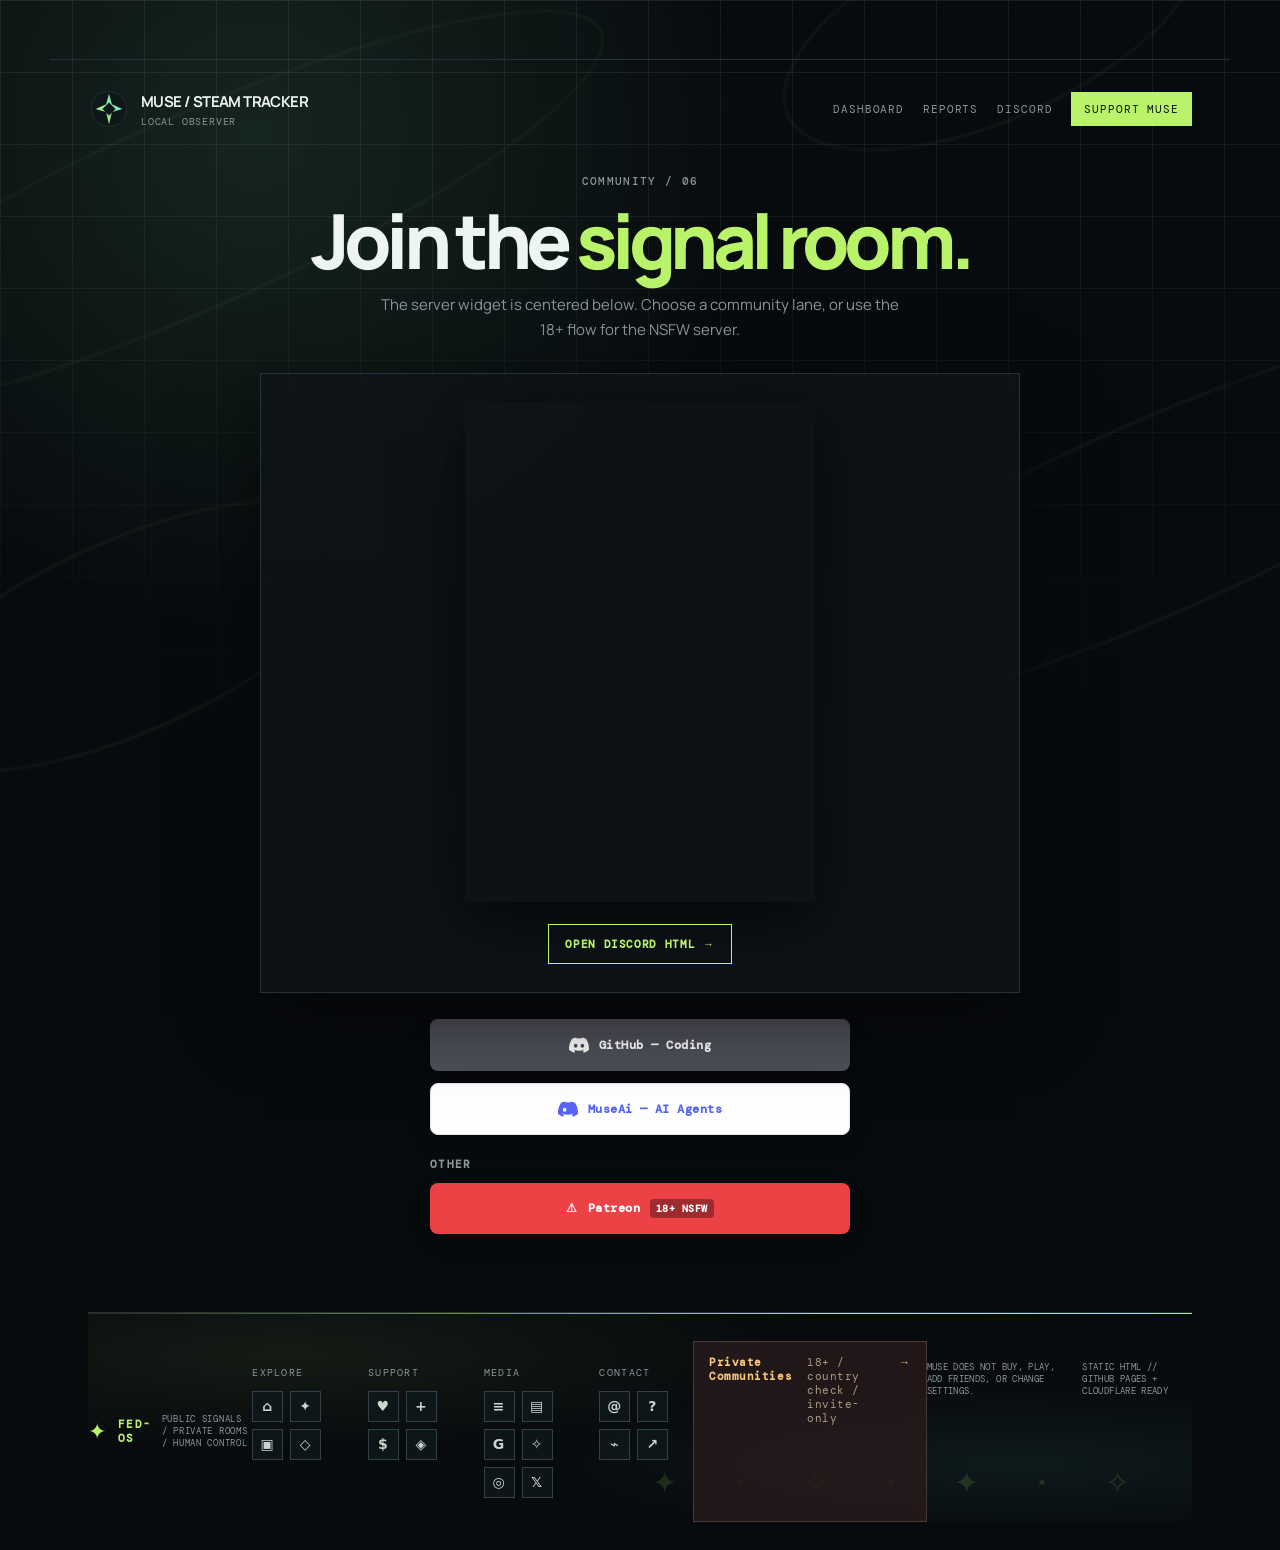
<file: discord.html>
<!doctype html>
<html lang="en">
<head>
<meta charset="utf-8">
<meta name="viewport" content="width=device-width, initial-scale=1">
<link rel="icon" type="image/svg+xml" href="favicon.svg">
<title>Discord Servers | Muse</title>
<link rel="stylesheet" href="styles.css">
<style>
  .discord-wrap{max-width:760px;margin:0 auto;text-align:center}
  .discord-title{font-size:clamp(42px,7vw,76px);letter-spacing:-.075em;line-height:.92;margin:18px 0 16px}
  .discord-title span{color:var(--acid)}
  .discord-widget{display:flex;flex-direction:column;align-items:center;gap:22px;margin:30px auto 0;padding:28px;background:var(--panel);border:1px solid var(--line);backdrop-filter:blur(16px);box-shadow:0 24px 70px #0008}
  .discord-widget iframe{width:350px;max-width:100%;height:500px;border:0;box-shadow:0 18px 55px #0009}
  .server-buttons{display:flex;flex-direction:column;gap:12px;width:min(100%,420px);margin:26px auto 0}
  .server-btn{display:flex;align-items:center;justify-content:center;gap:10px;width:100%;padding:15px 18px;border-radius:8px;font:700 12px 'DM Mono';letter-spacing:.04em;text-decoration:none;border:1px solid transparent;box-shadow:0 8px 22px #0005;transition:transform .18s,box-shadow .18s,background .18s}
  .server-btn:hover{transform:translateY(-3px);box-shadow:0 14px 30px #0008}
  .server-btn:focus-visible{outline:2px solid #fff;outline-offset:3px}
  .server-btn svg{width:20px;height:20px;fill:currentColor}
  .server-btn.github{background:#4e5058;color:#fff}
  .server-btn.github:hover{background:#3c3e44}
  .server-btn.museai{background:#fff;color:#5865f2;border-color:#dfe2e7}
  .server-btn.museai:hover{background:#edeffd}
  .server-btn.nsfw{background:#ed4245;color:#fff}
  .server-btn.nsfw:hover{background:#c93b3e}
  .server-btn .tag{font-size:10px;padding:3px 6px;border-radius:4px;background:#0005}
  .section-label{align-self:flex-start;margin:10px 0 0;font:700 11px 'DM Mono';letter-spacing:.12em;color:var(--muted)}
  .age-gate{width:min(92vw,430px);border:1px solid #4e5058;border-radius:12px;background:#2b2d31;color:#f2f3f5;padding:28px;box-shadow:0 24px 70px #000a}
  .age-gate::backdrop{background:#000b;backdrop-filter:blur(5px)}
  .age-gate h2{margin:0 0 10px;font-size:22px}
  .age-gate p{color:#c4c7ce;line-height:1.55;font-size:14px}
  .verify{display:flex;gap:10px;align-items:flex-start;text-align:left;padding:13px;border:1px solid #4e5058;border-radius:8px;background:#1e1f22;color:#dbdee1;font-size:13px;line-height:1.45;margin:18px 0}
  .verify input{width:18px;height:18px;accent-color:#ed4245;flex:none;margin-top:1px}
  .gate-actions{display:flex;flex-direction:column;gap:9px}
  .gate-btn{font:700 12px 'DM Mono';padding:13px;border-radius:8px;border:1px solid transparent;cursor:pointer}
  .gate-btn.confirm{background:#ed4245;color:#fff}.gate-btn.confirm:disabled{opacity:.45;cursor:not-allowed}
  .gate-btn.cancel{background:transparent;color:#c4c7ce;border-color:#4e5058}
  .nsfw-message{display:none;margin:22px auto 0;padding:18px;border:1px solid #ed4245;background:#2a1f20;color:#f2f3f5;line-height:1.55;font-size:13px}
  .nsfw-message.show{display:block;animation:rise .35s ease both}
  .nsfw-message a{color:#fff;font-weight:800}
  @keyframes rise{from{opacity:0;transform:translateY(10px)}to{opacity:1;transform:none}}
  @media (prefers-reduced-motion:reduce){.server-btn:hover{transform:none}.nsfw-message.show{animation:none}}
</style>
</head>
<body>
<div class="ambient"><i></i><i></i><i></i><i></i><i></i></div>
<main class="shell">
  <div class="ticker"><div class="ticker-track">✦ MUSE SIGNAL ROOM &nbsp; / &nbsp; COMMUNITY LINKS &nbsp; / &nbsp; RESPECT THE GATES &nbsp; / &nbsp; NO DIRECT NSFW INVITES &nbsp; / &nbsp; ✦ MUSE SIGNAL ROOM &nbsp; / &nbsp;</div></div>
  <header>
    <a class="brand" href="index.html"><img src="brand-mark.svg" alt="Muse symbol"><span><strong>MUSE / STEAM TRACKER</strong><small>LOCAL OBSERVER</small></span></a>
    <nav class="nav"><a href="index.html">DASHBOARD</a><a href="reports.html">REPORTS</a><a href="discord.html">DISCORD</a><a class="nav-cta" href="payments.html">SUPPORT MUSE</a></nav>
  </header>
  <section class="discord-wrap">
    <p class="eyebrow">COMMUNITY / 06</p>
    <h1 class="discord-title">Join the <span>signal room.</span></h1>
    <p class="lede" style="margin:0 auto">The server widget is centered below. Choose a community lane, or use the 18+ flow for the NSFW server.</p>
    <section class="discord-widget">
      <iframe src="https://discord.com/widget?id=1400235929154879490&theme=dark" title="Muse Discord community" allowtransparency="true" frameborder="0" sandbox="allow-popups allow-popups-to-escape-sandbox allow-same-origin allow-scripts"></iframe>
      <a class="button ghost" href="https://discord.com/" target="_blank" rel="noopener noreferrer">OPEN DISCORD HTML →</a>
    </section>
    <div class="server-buttons">
      <a class="server-btn github" href="https://discord.com/invite/Jm4XStx4Pf" target="_blank" rel="noopener noreferrer"><svg viewBox="0 0 24 24" aria-hidden="true"><path d="M20.3 4.37a19.8 19.8 0 0 0-4.88-1.52.08.08 0 0 0-.08.04c-.21.38-.44.86-.61 1.25a18.3 18.3 0 0 0-5.49 0 12.6 12.6 0 0 0-.62-1.25.08.08 0 0 0-.08-.04A19.7 19.7 0 0 0 3.68 4.37C.53 9.05-.32 13.58.1 18.06a.08.08 0 0 0 .03.06 19.9 19.9 0 0 0 5.99 3.03.08.08 0 0 0 .08-.03c.46-.63.87-1.3 1.23-1.99a.08.08 0 0 0-.04-.11 13.1 13.1 0 0 1-1.87-.89.08.08 0 0 1-.01-.13c.13-.09.25-.19.37-.29a.07.07 0 0 1 .08-.01c3.93 1.79 8.18 1.79 12.06 0a.07.07 0 0 1 .08.01c.12.1.25.2.37.29a.08.08 0 0 1-.01.13c-.6.35-1.23.65-1.87.89a.08.08 0 0 0-.04.11c.36.7.77 1.36 1.23 1.99a.08.08 0 0 0 .08.03 19.8 19.8 0 0 0 6-3.03.08.08 0 0 0 .03-.05c.5-5.18-.84-9.67-3.55-13.66a.06.06 0 0 0-.03-.03ZM8.02 15.33c-1.18 0-2.16-1.08-2.16-2.42s.96-2.42 2.16-2.42c1.21 0 2.18 1.1 2.16 2.42 0 1.33-.96 2.42-2.16 2.42Zm7.98 0c-1.18 0-2.16-1.08-2.16-2.42s.96-2.42 2.16-2.42c1.21 0 2.18 1.1 2.16 2.42 0 1.33-.95 2.42-2.16 2.42Z"/></svg>GitHub — Coding</a>
      <a class="server-btn museai" href="https://discord.com/invite/dPPdvYys2a" target="_blank" rel="noopener noreferrer"><svg viewBox="0 0 24 24" aria-hidden="true"><path d="M20.3 4.37a19.8 19.8 0 0 0-4.88-1.52.08.08 0 0 0-.08.04c-.21.38-.44.86-.61 1.25a18.3 18.3 0 0 0-5.49 0 12.6 12.6 0 0 0-.62-1.25.08.08 0 0 0-.08-.04A19.7 19.7 0 0 0 3.68 4.37C.53 9.05-.32 13.58.1 18.06a.08.08 0 0 0 .03.06 19.9 19.9 0 0 0 5.99 3.03.08.08 0 0 0 .08-.03c.46-.63.87-1.3 1.23-1.99a.08.08 0 0 0-.04-.11 13.1 13.1 0 0 1-1.87-.89.08.08 0 0 1-.01-.13c.13-.09.25-.19.37-.29a.07.07 0 0 1 .08-.01c3.93 1.79 8.18 1.79 12.06 0a.07.07 0 0 1 .08.01c.12.1.25.2.37.29a.08.08 0 0 1-.01.13c-.6.35-1.23.65-1.87.89a.08.08 0 0 0-.04.11c.36.7.77 1.36 1.23 1.99a.08.08 0 0 0 .08.03 19.8 19.8 0 0 0 6-3.03.08.08 0 0 0 .03-.05c.5-5.18-.84-9.67-3.55-13.66a.06.06 0 0 0-.03-.03ZM8.02 15.33c-1.18 0-2.16-1.08-2.16-2.42s.96-2.42 2.16-2.42c1.21 0 2.18 1.1 2.16 2.42 0 1.33-.96 2.42-2.16 2.42Zm7.98 0c-1.18 0-2.16-1.08-2.42 2.16 0 1.33-.96 2.42-2.16 2.42Z"/></svg>MuseAi — AI Agents</a>
      <p class="section-label">OTHER</p>
      <button class="server-btn nsfw" id="nsfwBtn" type="button"><span aria-hidden="true">⚠</span>Patreon <span class="tag">18+ NSFW</span></button>
    </div>
    <div id="nsfwMessage" class="nsfw-message" role="status" aria-live="polite">Thanks for confirming. To request the NSFW Discord redirect, email <a href="mailto:museai@fedpromptly.com?subject=NSFW%20Discord%20redirect%20request">museai@fedpromptly.com</a>. The NSFW invite is not exposed or opened directly from this page.</div>
  </section>
  <footer class="site-footer">
  <div class="footer-glow"></div>
  <div class="footer-topline"><span class="footer-mark">✦</span><strong>FED-OS</strong><span class="footer-pulse">PUBLIC SIGNALS / PRIVATE ROOMS / HUMAN CONTROL</span></div>
  <div class="footer-grid">
    <section><h3>Explore</h3><div class="footer-icons">
      <a href="https://www.fedpromptly.org" target="_blank" rel="noopener" aria-label="Explore the FED-OS ecosystem" title="Ecosystem">⌂</a>
      <a href="https://www.fedpromptly.com/aid" target="_blank" rel="noopener" aria-label="Join FED-OS membership" title="Membership">✦</a>
      <a href="https://www.jabburr.com/fed-os" target="_blank" rel="noopener" aria-label="Open FED-OS storefront" title="Store">▣</a>
      <a href="https://whop.com/fedpromptly/" target="_blank" rel="noopener" aria-label="Open Whop products" title="Whop">◇</a>
    </div></section>
    <section><h3>Support</h3><div class="footer-icons">
      <a href="https://www.patreon.com/c/FEDpromptly" target="_blank" rel="noopener" aria-label="Supporters on Patreon" title="Patreon">♥</a>
      <a href="https://buymeacoffee.com/fedpromptly" target="_blank" rel="noopener" aria-label="Tips and donations" title="Tips">+</a>
      <a href="payments.html" aria-label="Support Muse payment options" title="Payments">$</a>
      <a href="https://discord.gg/Jm4XStx4Pf" target="_blank" rel="noopener" aria-label="Developers Discord" title="Developers">◈</a>
    </div></section>
    <section><h3>Media</h3><div class="footer-icons">
      <a href="https://substack.com/@fedpromptly" target="_blank" rel="noopener" aria-label="Articles" title="Articles">≡</a>
      <a href="https://fedpromptly.wordpress.com/" target="_blank" rel="noopener" aria-label="Blog" title="Blog">▤</a>
      <a href="https://gitfed.substack.com/" target="_blank" rel="noopener" aria-label="GitFed Blog" title="GitFed Blog">G</a>
      <a href="https://www.deviantart.com/fedpromptly" target="_blank" rel="noopener" aria-label="Artwork" title="Artwork">✧</a>
      <a href="https://bsky.app/profile/fed-os.bsky.social" target="_blank" rel="noopener" aria-label="Bluesky" title="Bluesky">◎</a>
      <a href="https://x.com/Fedpromptly" target="_blank" rel="noopener" aria-label="Advertisement and X" title="X">𝕏</a>
    </div></section>
    <section><h3>Contact</h3><div class="footer-icons">
      <a href="mailto:contact@fedpromptly.com" aria-label="General contact" title="General">@</a>
      <a href="mailto:support@fedpromptly.com" aria-label="Support contact" title="Support">?</a>
      <a href="mailto:business@fedpromptly.com" aria-label="Business contact" title="Business">⌁</a>
      <a href="mailto:careers@fedpromptly.com" aria-label="Careers contact" title="Careers">↗</a>
    </div></section>
  </div>
  <div class="footer-private"><a href="private-communities.html">Private Communities <span>18+ / country check / invite-only</span> →</a></div>
  <div class="footer-bottom"><span>MUSE DOES NOT BUY, PLAY, ADD FRIENDS, OR CHANGE SETTINGS.</span><span>STATIC HTML // GITHUB PAGES + CLOUDFLARE READY</span></div>
</footer>
</main>
<dialog id="ageGate" class="age-gate">
  <h2>Age Verification Required</h2>
  <p>The Patreon server contains <strong>adult (18+ / NSFW)</strong> content. To continue, confirm that you are of legal age in your country.</p>
  <label class="verify"><input type="checkbox" id="ageCheck"><span>I confirm that I am 18 years or older and consent to viewing adult content.</span></label>
  <div class="gate-actions"><button type="button" class="gate-btn confirm" id="ageConfirm" disabled>SHOW EMAIL REQUEST</button><button type="button" class="gate-btn cancel" id="ageCancel">CANCEL</button></div>
</dialog>
<script>
const gate=document.getElementById('ageGate');const nsfwBtn=document.getElementById('nsfwBtn');const ageCheck=document.getElementById('ageCheck');const ageConfirm=document.getElementById('ageConfirm');const ageCancel=document.getElementById('ageCancel');const message=document.getElementById('nsfwMessage');
nsfwBtn.addEventListener('click',()=>{ageCheck.checked=false;ageConfirm.disabled=true;gate.showModal()});
ageCheck.addEventListener('change',()=>{ageConfirm.disabled=!ageCheck.checked});
ageConfirm.addEventListener('click',()=>{if(!ageCheck.checked)return;gate.close();message.classList.add('show');message.scrollIntoView({behavior:'smooth',block:'center'})});
ageCancel.addEventListener('click',()=>gate.close());
gate.addEventListener('click',e=>{if(e.target===gate)gate.close()});
</script>
</body>
</html>
</file>
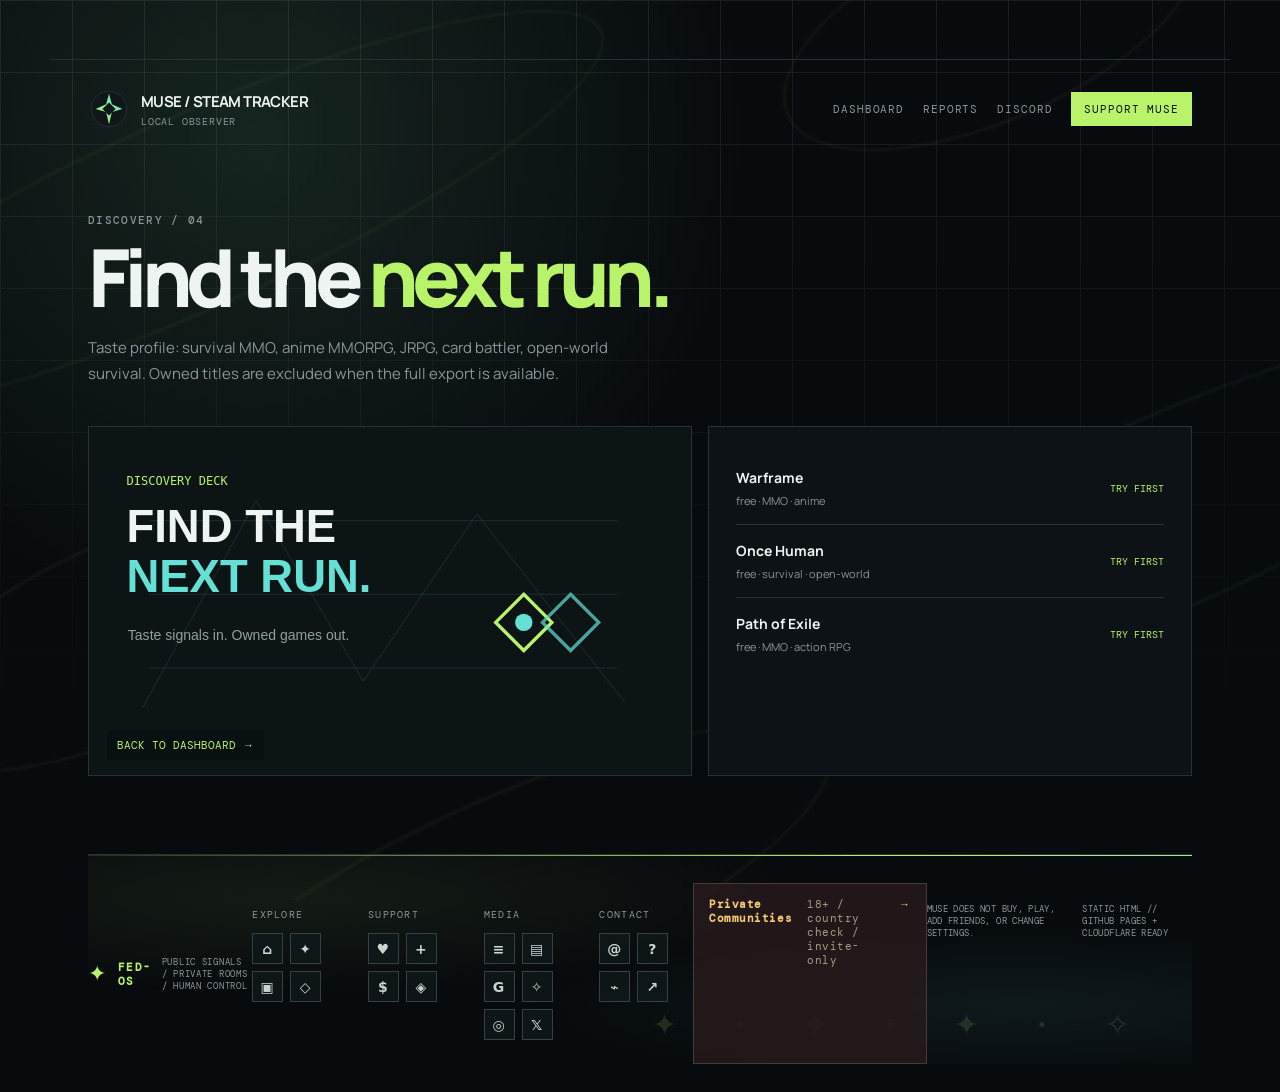
<file: discovery.html>
<!doctype html><html lang="en"><head><meta charset="utf-8"><meta name="viewport" content="width=device-width,initial-scale=1"><link rel="icon" href="favicon.svg"><title>Discovery | Muse</title><link rel="stylesheet" href="styles.css"></head><body><div class="ambient"><i></i><i></i><i></i><i></i><i></i></div><main class="shell"><div class="ticker"><div class="ticker-track">✦ MUSE SIGNALS &nbsp; / &nbsp; CAPS ARE SIGNALS &nbsp; / &nbsp; DISCOVERY WITHOUT THE NOISE &nbsp; / &nbsp; NO AUTO-BUYS &nbsp; / &nbsp; REPORT MODE &nbsp; / &nbsp; ✦ MUSE SIGNALS &nbsp; / &nbsp; CAPS ARE SIGNALS &nbsp; / &nbsp; DISCOVERY WITHOUT THE NOISE &nbsp; / &nbsp; NO AUTO-BUYS &nbsp; / &nbsp;</div></div><header><a class="brand" href="index.html"><img src="brand-mark.svg" alt="Muse symbol"><span><strong>MUSE / STEAM TRACKER</strong><small>LOCAL OBSERVER</small></span></a><nav class="nav"><a href="index.html">DASHBOARD</a><a href="reports.html">REPORTS</a><a href="discord.html">DISCORD</a><a class="nav-cta" href="payments.html">SUPPORT MUSE</a></nav></header><section class="section-head"><div><p class="eyebrow">DISCOVERY / 04</p><h1>Find the <span>next run.</span></h1><p class="lede">Taste profile: survival MMO, anime MMORPG, JRPG, card battler, open-world survival. Owned titles are excluded when the full export is available.</p></div></section><section class="promo-grid"><a class="promo-card" href="index.html"><img src="promo-discovery.svg" alt="Discovery deck promotional art"><span class="caption">BACK TO DASHBOARD →</span></a><div class="panel"><div class="pick"><b>Warframe</b><span>free · MMO · anime</span><em>TRY FIRST</em></div><div class="pick"><b>Once Human</b><span>free · survival · open-world</span><em>TRY FIRST</em></div><div class="pick"><b>Path of Exile</b><span>free · MMO · action RPG</span><em>TRY FIRST</em></div></div></section><footer class="site-footer">
  <div class="footer-glow"></div>
  <div class="footer-topline"><span class="footer-mark">✦</span><strong>FED-OS</strong><span class="footer-pulse">PUBLIC SIGNALS / PRIVATE ROOMS / HUMAN CONTROL</span></div>
  <div class="footer-grid">
    <section><h3>Explore</h3><div class="footer-icons">
      <a href="https://www.fedpromptly.org" target="_blank" rel="noopener" aria-label="Explore the FED-OS ecosystem" title="Ecosystem">⌂</a>
      <a href="https://www.fedpromptly.com/aid" target="_blank" rel="noopener" aria-label="Join FED-OS membership" title="Membership">✦</a>
      <a href="https://www.jabburr.com/fed-os" target="_blank" rel="noopener" aria-label="Open FED-OS storefront" title="Store">▣</a>
      <a href="https://whop.com/fedpromptly/" target="_blank" rel="noopener" aria-label="Open Whop products" title="Whop">◇</a>
    </div></section>
    <section><h3>Support</h3><div class="footer-icons">
      <a href="https://www.patreon.com/c/FEDpromptly" target="_blank" rel="noopener" aria-label="Supporters on Patreon" title="Patreon">♥</a>
      <a href="https://buymeacoffee.com/fedpromptly" target="_blank" rel="noopener" aria-label="Tips and donations" title="Tips">+</a>
      <a href="payments.html" aria-label="Support Muse payment options" title="Payments">$</a>
      <a href="https://discord.gg/Jm4XStx4Pf" target="_blank" rel="noopener" aria-label="Developers Discord" title="Developers">◈</a>
    </div></section>
    <section><h3>Media</h3><div class="footer-icons">
      <a href="https://substack.com/@fedpromptly" target="_blank" rel="noopener" aria-label="Articles" title="Articles">≡</a>
      <a href="https://fedpromptly.wordpress.com/" target="_blank" rel="noopener" aria-label="Blog" title="Blog">▤</a>
      <a href="https://gitfed.substack.com/" target="_blank" rel="noopener" aria-label="GitFed Blog" title="GitFed Blog">G</a>
      <a href="https://www.deviantart.com/fedpromptly" target="_blank" rel="noopener" aria-label="Artwork" title="Artwork">✧</a>
      <a href="https://bsky.app/profile/fed-os.bsky.social" target="_blank" rel="noopener" aria-label="Bluesky" title="Bluesky">◎</a>
      <a href="https://x.com/Fedpromptly" target="_blank" rel="noopener" aria-label="Advertisement and X" title="X">𝕏</a>
    </div></section>
    <section><h3>Contact</h3><div class="footer-icons">
      <a href="mailto:contact@fedpromptly.com" aria-label="General contact" title="General">@</a>
      <a href="mailto:support@fedpromptly.com" aria-label="Support contact" title="Support">?</a>
      <a href="mailto:business@fedpromptly.com" aria-label="Business contact" title="Business">⌁</a>
      <a href="mailto:careers@fedpromptly.com" aria-label="Careers contact" title="Careers">↗</a>
    </div></section>
  </div>
  <div class="footer-private"><a href="private-communities.html">Private Communities <span>18+ / country check / invite-only</span> →</a></div>
  <div class="footer-bottom"><span>MUSE DOES NOT BUY, PLAY, ADD FRIENDS, OR CHANGE SETTINGS.</span><span>STATIC HTML // GITHUB PAGES + CLOUDFLARE READY</span></div>
</footer></main><script src="app.js"></script></body></html>
</file>
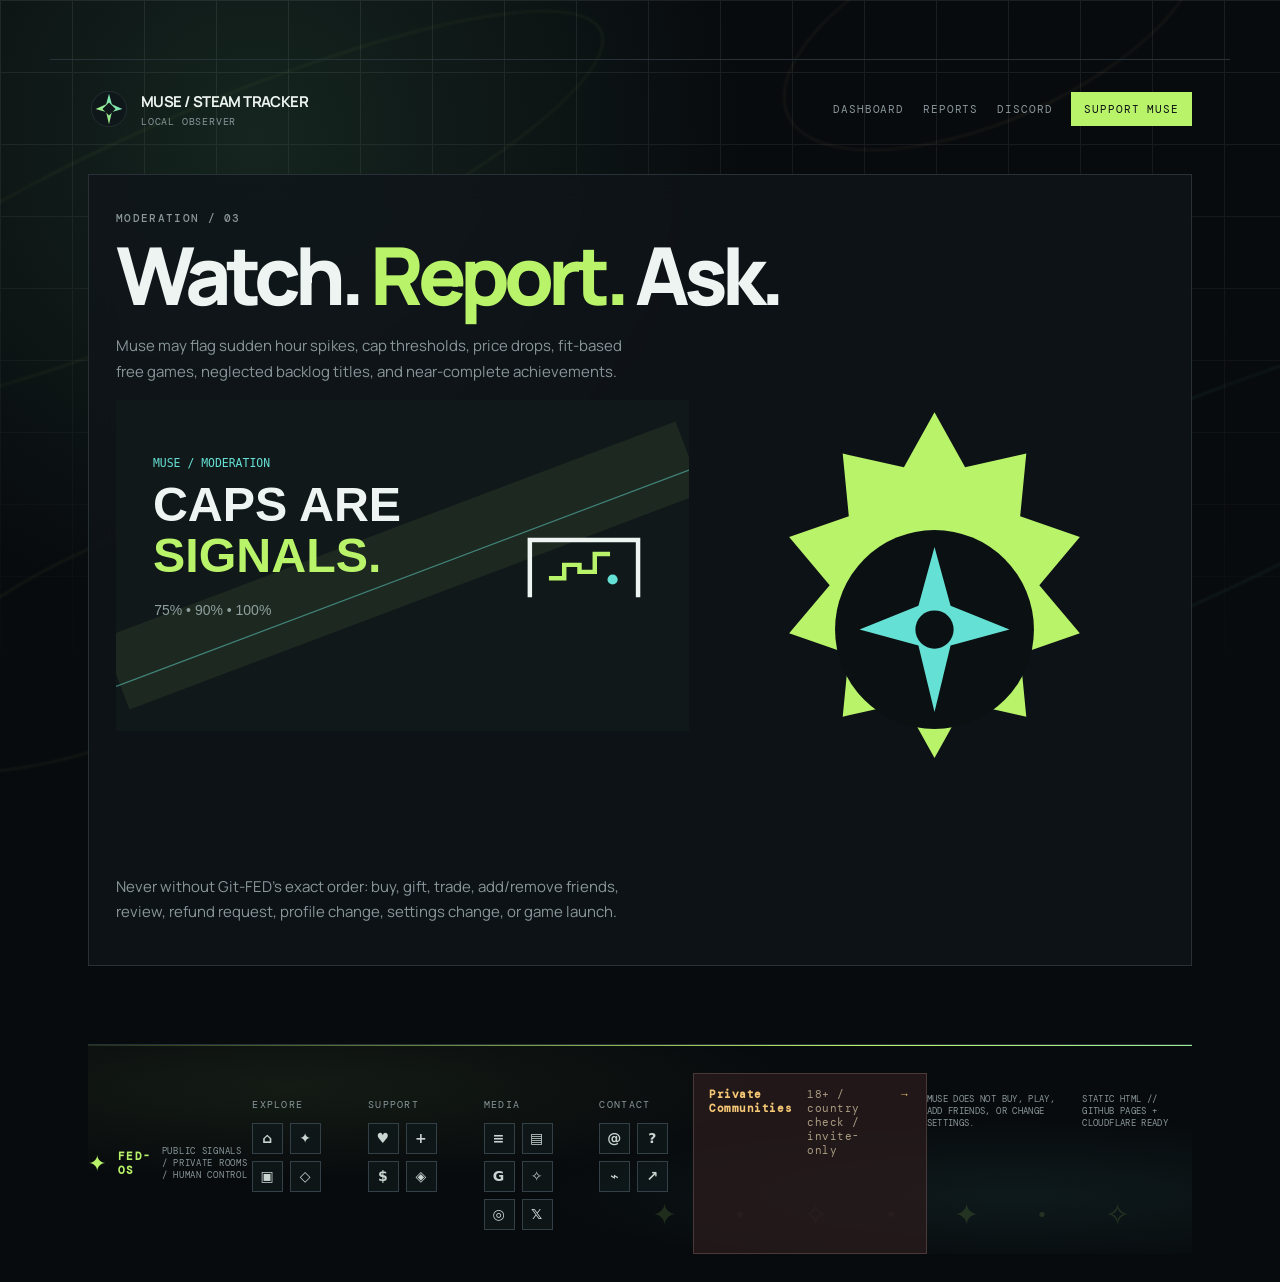
<file: moderation.html>
<!doctype html><html lang="en"><head><meta charset="utf-8"><meta name="viewport" content="width=device-width,initial-scale=1"><link rel="icon" href="favicon.svg"><title>Moderation Rules | Muse</title><link rel="stylesheet" href="styles.css"></head><body><div class="ambient"><i></i><i></i><i></i><i></i><i></i></div><main class="shell"><div class="ticker"><div class="ticker-track">✦ MUSE SIGNALS &nbsp; / &nbsp; CAPS ARE SIGNALS &nbsp; / &nbsp; DISCOVERY WITHOUT THE NOISE &nbsp; / &nbsp; NO AUTO-BUYS &nbsp; / &nbsp; REPORT MODE &nbsp; / &nbsp; ✦ MUSE SIGNALS &nbsp; / &nbsp; CAPS ARE SIGNALS &nbsp; / &nbsp; DISCOVERY WITHOUT THE NOISE &nbsp; / &nbsp; NO AUTO-BUYS &nbsp; / &nbsp;</div></div><header><a class="brand" href="index.html"><img src="brand-mark.svg" alt="Muse symbol"><span><strong>MUSE / STEAM TRACKER</strong><small>LOCAL OBSERVER</small></span></a><nav class="nav"><a href="index.html">DASHBOARD</a><a href="reports.html">REPORTS</a><a href="discord.html">DISCORD</a><a class="nav-cta" href="payments.html">SUPPORT MUSE</a></nav></header><section class="panel"><p class="eyebrow">MODERATION / 03</p><h1>Watch. <span>Report.</span> Ask.</h1><p class="lede">Muse may flag sudden hour spikes, cap thresholds, price drops, fit-based free games, neglected backlog titles, and near-complete achievements.</p><div class="promo-grid"><img src="promo-caps.svg" alt="Caps are signals promotional art"><img src="promo-sticker.svg" alt="Muse signal sticker"></div><p class="lede">Never without Git-FED's exact order: buy, gift, trade, add/remove friends, review, refund request, profile change, settings change, or game launch.</p></section><footer class="site-footer">
  <div class="footer-glow"></div>
  <div class="footer-topline"><span class="footer-mark">✦</span><strong>FED-OS</strong><span class="footer-pulse">PUBLIC SIGNALS / PRIVATE ROOMS / HUMAN CONTROL</span></div>
  <div class="footer-grid">
    <section><h3>Explore</h3><div class="footer-icons">
      <a href="https://www.fedpromptly.org" target="_blank" rel="noopener" aria-label="Explore the FED-OS ecosystem" title="Ecosystem">⌂</a>
      <a href="https://www.fedpromptly.com/aid" target="_blank" rel="noopener" aria-label="Join FED-OS membership" title="Membership">✦</a>
      <a href="https://www.jabburr.com/fed-os" target="_blank" rel="noopener" aria-label="Open FED-OS storefront" title="Store">▣</a>
      <a href="https://whop.com/fedpromptly/" target="_blank" rel="noopener" aria-label="Open Whop products" title="Whop">◇</a>
    </div></section>
    <section><h3>Support</h3><div class="footer-icons">
      <a href="https://www.patreon.com/c/FEDpromptly" target="_blank" rel="noopener" aria-label="Supporters on Patreon" title="Patreon">♥</a>
      <a href="https://buymeacoffee.com/fedpromptly" target="_blank" rel="noopener" aria-label="Tips and donations" title="Tips">+</a>
      <a href="payments.html" aria-label="Support Muse payment options" title="Payments">$</a>
      <a href="https://discord.gg/Jm4XStx4Pf" target="_blank" rel="noopener" aria-label="Developers Discord" title="Developers">◈</a>
    </div></section>
    <section><h3>Media</h3><div class="footer-icons">
      <a href="https://substack.com/@fedpromptly" target="_blank" rel="noopener" aria-label="Articles" title="Articles">≡</a>
      <a href="https://fedpromptly.wordpress.com/" target="_blank" rel="noopener" aria-label="Blog" title="Blog">▤</a>
      <a href="https://gitfed.substack.com/" target="_blank" rel="noopener" aria-label="GitFed Blog" title="GitFed Blog">G</a>
      <a href="https://www.deviantart.com/fedpromptly" target="_blank" rel="noopener" aria-label="Artwork" title="Artwork">✧</a>
      <a href="https://bsky.app/profile/fed-os.bsky.social" target="_blank" rel="noopener" aria-label="Bluesky" title="Bluesky">◎</a>
      <a href="https://x.com/Fedpromptly" target="_blank" rel="noopener" aria-label="Advertisement and X" title="X">𝕏</a>
    </div></section>
    <section><h3>Contact</h3><div class="footer-icons">
      <a href="mailto:contact@fedpromptly.com" aria-label="General contact" title="General">@</a>
      <a href="mailto:support@fedpromptly.com" aria-label="Support contact" title="Support">?</a>
      <a href="mailto:business@fedpromptly.com" aria-label="Business contact" title="Business">⌁</a>
      <a href="mailto:careers@fedpromptly.com" aria-label="Careers contact" title="Careers">↗</a>
    </div></section>
  </div>
  <div class="footer-private"><a href="private-communities.html">Private Communities <span>18+ / country check / invite-only</span> →</a></div>
  <div class="footer-bottom"><span>MUSE DOES NOT BUY, PLAY, ADD FRIENDS, OR CHANGE SETTINGS.</span><span>STATIC HTML // GITHUB PAGES + CLOUDFLARE READY</span></div>
</footer></main><script src="app.js"></script></body></html>
</file>
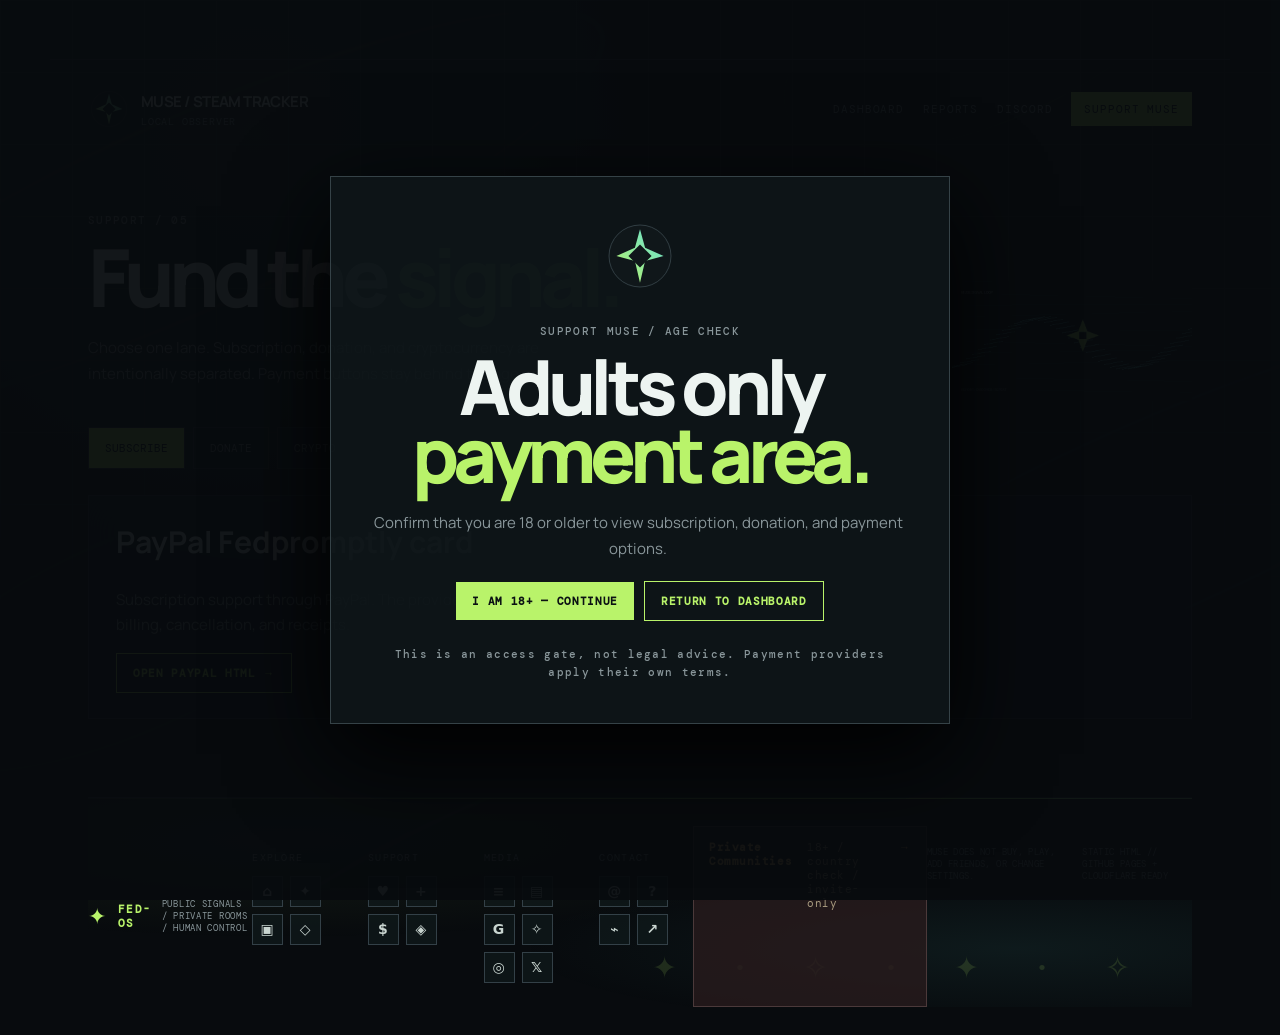
<file: payments.html>
<!doctype html><html lang="en"><head><meta charset="utf-8"><meta name="viewport" content="width=device-width,initial-scale=1"><link rel="icon" type="image/svg+xml" href="favicon.svg"><title>Support Muse | Age Gated</title><link rel="stylesheet" href="styles.css"><script src="https://www.paypal.com/sdk/js?client-id=BAA_ndqaWMyQwTnDZ0LXwLQ22jdJo9uxkeXYqmBbF-hD41HMiZ83mvOcx1Kti0b6ZfXfje7Q1ievNaS8Ok&vault=true&intent=subscription" data-sdk-integration-source="button-factory"></script><script async src="https://js.stripe.com/v3/buy-button.js"></script></head><body><div id="age-gate" class="gate"><div class="gate-card"><img src="brand-mark.svg" alt="Muse symbol"><p class="eyebrow">SUPPORT MUSE / AGE CHECK</p><h1>Adults only<br><span>payment area.</span></h1><p class="lede">Confirm that you are 18 or older to view subscription, donation, and payment options.</p><div><button class="button" id="enter-age">I AM 18+ — CONTINUE</button><a class="button ghost" href="index.html">RETURN TO DASHBOARD</a></div><small>This is an access gate, not legal advice. Payment providers apply their own terms.</small></div></div><div class="ambient"><i></i><i></i><i></i><i></i><i></i></div><main class="shell"><div class="ticker"><div class="ticker-track">✦ MUSE SIGNALS &nbsp; / &nbsp; CAPS ARE SIGNALS &nbsp; / &nbsp; DISCOVERY WITHOUT THE NOISE &nbsp; / &nbsp; NO AUTO-BUYS &nbsp; / &nbsp; REPORT MODE &nbsp; / &nbsp; ✦ MUSE SIGNALS &nbsp; / &nbsp; CAPS ARE SIGNALS &nbsp; / &nbsp; DISCOVERY WITHOUT THE NOISE &nbsp; / &nbsp; NO AUTO-BUYS &nbsp; / &nbsp;</div></div><header><a class="brand" href="index.html"><img src="brand-mark.svg" alt="Muse symbol"><span><strong>MUSE / STEAM TRACKER</strong><small>LOCAL OBSERVER</small></span></a><nav class="nav"><a href="index.html">DASHBOARD</a><a href="reports.html">REPORTS</a><a href="discord.html">DISCORD</a><a class="nav-cta" href="payments.html">SUPPORT MUSE</a></nav></header><section class="section-head"><div><p class="eyebrow">SUPPORT / 05</p><h1>Fund the <span>signal.</span></h1><p class="lede">Choose one lane. Subscription, donation, and cryptocurrency are intentionally separated. Payment buttons stay behind the age gate.</p></div><img src="promo-loop.gif" width="240" height="120" alt="Animated support loop"></section><div class="tabs"><button class="tab active" data-tab="subscribe">SUBSCRIBE</button><button class="tab" data-tab="donate">DONATE</button><button class="tab" data-tab="crypto">CRYPTO</button></div><section id="subscribe" class="payment-panel active panel"><h2>PayPal Fedpromptly card</h2><p class="lede">Subscription support through PayPal. The provider controls checkout, billing, cancellation, and receipts.</p><div id="paypal-button-container-P-4FD24238VX4902214NK2XP2Y"></div><div class="payment-fallback"><a class="button ghost" href="https://www.paypal.com/" target="_blank" rel="noopener">OPEN PAYPAL HTML →</a></div><div class="payment-panel stripe"><h3>Stripe Fedpromptly</h3><p class="lede">Alternative card checkout.</p><stripe-buy-button buy-button-id="buy_btn_1UJKaaJaRf233kfWKZ81fcIe" publishable-key="pk_live_51UIdAGJaRf233kfWlFacR31IYVGdjCVAttNFzIgQGXQzrUdc894iJcBqamRZNwF11z2AN5kvjyzitor462f2egVI00UmKj0sd8"></stripe-buy-button></div></section><section id="donate" class="payment-panel panel"><h2>One-time donation</h2><p class="lede">Choose a provider below. These are external payment pages, not automatic actions by Muse.</p><div class="payment-links"><a class="button" href="https://github.com/sponsors/Git-FED" target="_blank" rel="noopener">GITHUB SPONSORS HTML →</a><a class="button ghost" href="https://www.buymeacoffee.com/fedpromptly" target="_blank" rel="noopener">BUY ME A BOOK HTML →</a></div></section><section id="crypto" class="payment-panel panel"><h2>Crypto / Bitcoin</h2><p class="lede">Continue to the NOWPayments payment page.</p><a class="button" href="https://nowpayments.io/payment/?iid=5997958570&source=button" target="_blank" rel="noopener">OPEN NOWPAYMENTS HTML →</a></section><footer class="site-footer">
  <div class="footer-glow"></div>
  <div class="footer-topline"><span class="footer-mark">✦</span><strong>FED-OS</strong><span class="footer-pulse">PUBLIC SIGNALS / PRIVATE ROOMS / HUMAN CONTROL</span></div>
  <div class="footer-grid">
    <section><h3>Explore</h3><div class="footer-icons">
      <a href="https://www.fedpromptly.org" target="_blank" rel="noopener" aria-label="Explore the FED-OS ecosystem" title="Ecosystem">⌂</a>
      <a href="https://www.fedpromptly.com/aid" target="_blank" rel="noopener" aria-label="Join FED-OS membership" title="Membership">✦</a>
      <a href="https://www.jabburr.com/fed-os" target="_blank" rel="noopener" aria-label="Open FED-OS storefront" title="Store">▣</a>
      <a href="https://whop.com/fedpromptly/" target="_blank" rel="noopener" aria-label="Open Whop products" title="Whop">◇</a>
    </div></section>
    <section><h3>Support</h3><div class="footer-icons">
      <a href="https://www.patreon.com/c/FEDpromptly" target="_blank" rel="noopener" aria-label="Supporters on Patreon" title="Patreon">♥</a>
      <a href="https://buymeacoffee.com/fedpromptly" target="_blank" rel="noopener" aria-label="Tips and donations" title="Tips">+</a>
      <a href="payments.html" aria-label="Support Muse payment options" title="Payments">$</a>
      <a href="https://discord.gg/Jm4XStx4Pf" target="_blank" rel="noopener" aria-label="Developers Discord" title="Developers">◈</a>
    </div></section>
    <section><h3>Media</h3><div class="footer-icons">
      <a href="https://substack.com/@fedpromptly" target="_blank" rel="noopener" aria-label="Articles" title="Articles">≡</a>
      <a href="https://fedpromptly.wordpress.com/" target="_blank" rel="noopener" aria-label="Blog" title="Blog">▤</a>
      <a href="https://gitfed.substack.com/" target="_blank" rel="noopener" aria-label="GitFed Blog" title="GitFed Blog">G</a>
      <a href="https://www.deviantart.com/fedpromptly" target="_blank" rel="noopener" aria-label="Artwork" title="Artwork">✧</a>
      <a href="https://bsky.app/profile/fed-os.bsky.social" target="_blank" rel="noopener" aria-label="Bluesky" title="Bluesky">◎</a>
      <a href="https://x.com/Fedpromptly" target="_blank" rel="noopener" aria-label="Advertisement and X" title="X">𝕏</a>
    </div></section>
    <section><h3>Contact</h3><div class="footer-icons">
      <a href="mailto:contact@fedpromptly.com" aria-label="General contact" title="General">@</a>
      <a href="mailto:support@fedpromptly.com" aria-label="Support contact" title="Support">?</a>
      <a href="mailto:business@fedpromptly.com" aria-label="Business contact" title="Business">⌁</a>
      <a href="mailto:careers@fedpromptly.com" aria-label="Careers contact" title="Careers">↗</a>
    </div></section>
  </div>
  <div class="footer-private"><a href="private-communities.html">Private Communities <span>18+ / country check / invite-only</span> →</a></div>
  <div class="footer-bottom"><span>MUSE DOES NOT BUY, PLAY, ADD FRIENDS, OR CHANGE SETTINGS.</span><span>STATIC HTML // GITHUB PAGES + CLOUDFLARE READY</span></div>
</footer></main><script src="app.js"></script><script>const gate=document.getElementById('age-gate');const unlocked=sessionStorage.getItem('muse-age-gate')==='yes';if(unlocked)gate.remove();document.getElementById('enter-age').addEventListener('click',()=>{sessionStorage.setItem('muse-age-gate','yes');gate.remove();});document.querySelectorAll('.tab').forEach(tab=>tab.addEventListener('click',()=>{document.querySelectorAll('.tab,.payment-panel').forEach(x=>x.classList.remove('active'));tab.classList.add('active');document.getElementById(tab.dataset.tab).classList.add('active');}));if(window.paypal){paypal.Buttons({style:{shape:'rect',color:'gold',layout:'vertical',label:'subscribe'},createSubscription:(data,actions)=>actions.subscription.create({plan_id:'P-4FD24238VX4902214NK2XP2Y',quantity:1}),onApprove:(data)=>alert('Subscription approved: '+data.subscriptionID)}).render('#paypal-button-container-P-4FD24238VX4902214NK2XP2Y');}</script><style>.gate{position:fixed;inset:0;z-index:20;background:#080b0ef2;display:grid;place-items:center;padding:20px}.gate-card{max-width:620px;padding:42px;background:#10171acc;border:1px solid #354247;text-align:center;box-shadow:0 30px 90px #000}.gate-card img{width:74px;margin-bottom:15px}.gate-card h1{font-size:clamp(42px,7vw,76px)}.gate-card .button{margin:5px}.gate-card small{display:block;margin-top:20px;line-height:1.6}.tabs{display:flex;gap:8px;margin:26px 0}.tab{cursor:pointer;border:1px solid var(--line);background:#10171a;color:var(--muted);padding:13px 16px;font:11px 'DM Mono'}.tab.active{background:var(--acid);color:#0b1113}.payment-panel{display:none}.payment-panel.active{display:block}.payment-panel h2{font-size:30px;margin-top:0}.stripe{margin-top:28px;border-top:1px solid var(--line);padding-top:22px}.payment-links{display:flex;flex-wrap:wrap;gap:12px}.payment-fallback{margin-top:14px}</style></body></html>
</file>
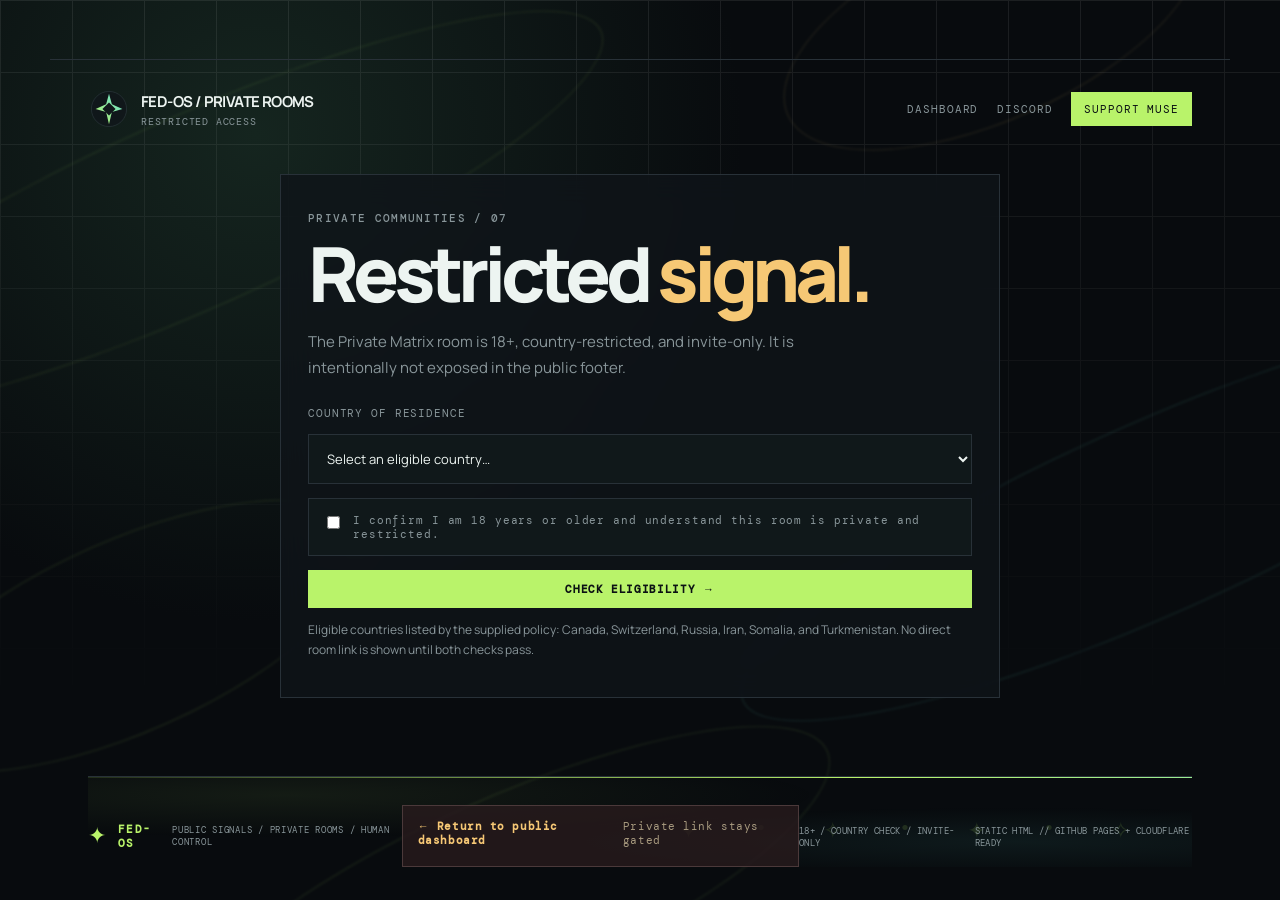
<file: private-communities.html>
<!doctype html><html lang="en"><head><meta charset="utf-8"><meta name="viewport" content="width=device-width,initial-scale=1"><link rel="icon" type="image/svg+xml" href="favicon.svg"><title>Private Communities | FED-OS</title><link rel="stylesheet" href="styles.css"><style>.private-card{max-width:720px;margin:auto}.private-card h1{font-size:clamp(42px,7vw,76px)}.private-card h1 span{color:var(--amber)}.private-form{display:grid;gap:14px;margin-top:26px}.private-form label{font:11px 'DM Mono';color:var(--muted);letter-spacing:.08em}.private-form select,.private-check{width:100%;padding:14px;border:1px solid var(--line);background:#10181a;color:var(--text);font:13px Manrope}.private-check{display:flex;gap:10px;align-items:flex-start;text-align:left;line-height:1.5}.private-check input{accent-color:var(--amber);margin-top:3px}.private-message{display:none;margin-top:20px;padding:20px;border:1px solid var(--amber);background:#2b2114;color:#f6e5bd;line-height:1.6}.private-message.show{display:block;animation:rise .35s ease both}.private-message a{color:#fff;font-weight:800}.private-note{font-size:12px;color:var(--muted);line-height:1.65}@keyframes rise{from{opacity:0;transform:translateY(10px)}to{opacity:1;transform:none}}@media(prefers-reduced-motion:reduce){.private-message.show{animation:none}}</style></head><body><div class="ambient"><i></i><i></i><i></i><i></i><i></i></div><main class="shell"><div class="ticker"><div class="ticker-track">✦ PRIVATE COMMUNITIES &nbsp; / &nbsp; 18+ CONFIRMATION &nbsp; / &nbsp; COUNTRY ELIGIBILITY &nbsp; / &nbsp; INVITE-ONLY &nbsp; / &nbsp;</div></div><header><a class="brand" href="index.html"><img src="brand-mark.svg" alt="Muse symbol"><span><strong>FED-OS / PRIVATE ROOMS</strong><small>RESTRICTED ACCESS</small></span></a><nav class="nav"><a href="index.html">DASHBOARD</a><a href="discord.html">DISCORD</a><a class="nav-cta" href="payments.html">SUPPORT MUSE</a></nav></header><section class="panel private-card"><p class="eyebrow">PRIVATE COMMUNITIES / 07</p><h1>Restricted <span>signal.</span></h1><p class="lede">The Private Matrix room is 18+, country-restricted, and invite-only. It is intentionally not exposed in the public footer.</p><form class="private-form" id="privateForm"><label for="country">COUNTRY OF RESIDENCE</label><select id="country" required><option value="">Select an eligible country…</option><option>Canada</option><option>Switzerland</option><option>Russia</option><option>Iran</option><option>Somalia</option><option>Turkmenistan</option><option disabled>Other country — unavailable</option></select><label class="private-check"><input type="checkbox" id="adult" required><span>I confirm I am 18 years or older and understand this room is private and restricted.</span></label><button class="button" type="submit">CHECK ELIGIBILITY →</button></form><p class="private-note">Eligible countries listed by the supplied policy: Canada, Switzerland, Russia, Iran, Somalia, and Turkmenistan. No direct room link is shown until both checks pass.</p><div id="privateMessage" class="private-message" role="status" aria-live="polite">Eligibility confirmed. Continue to the restricted Matrix room: <a href="https://matrix.to/#/#fed-os:matrix.org" target="_blank" rel="noopener">OPEN PRIVATE MATRIX HTML →</a></div></section><footer class="site-footer"><div class="footer-glow"></div><div class="footer-topline"><span class="footer-mark">✦</span><strong>FED-OS</strong><span class="footer-pulse">PUBLIC SIGNALS / PRIVATE ROOMS / HUMAN CONTROL</span></div><div class="footer-private"><a href="index.html">← Return to public dashboard <span>Private link stays gated</span></a></div><div class="footer-bottom"><span>18+ / COUNTRY CHECK / INVITE-ONLY</span><span>STATIC HTML // GITHUB PAGES + CLOUDFLARE READY</span></div></footer></main><script src="app.js"></script><script>document.getElementById('privateForm').addEventListener('submit',e=>{e.preventDefault();const country=document.getElementById('country').value;const adult=document.getElementById('adult').checked;const message=document.getElementById('privateMessage');if(!country||!adult){message.classList.remove('show');return}message.classList.add('show');message.scrollIntoView({behavior:'smooth',block:'center'})});</script></body></html>
</file>
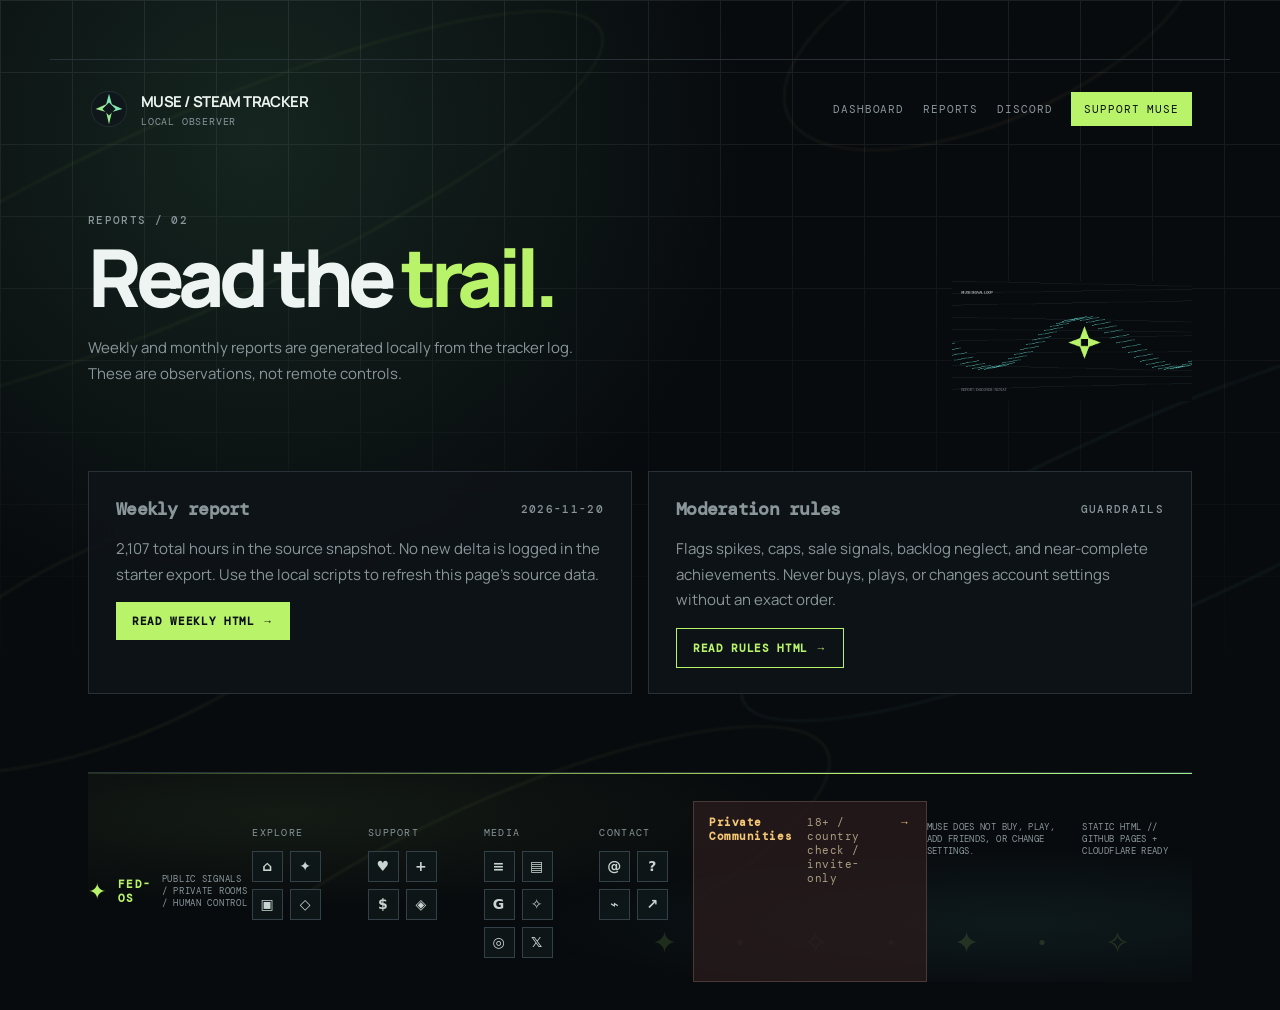
<file: reports.html>
<!doctype html><html lang="en"><head><meta charset="utf-8"><meta name="viewport" content="width=device-width,initial-scale=1"><link rel="icon" type="image/svg+xml" href="favicon.svg"><title>Muse Reports</title><link rel="stylesheet" href="styles.css"></head><body><div class="ambient"><i></i><i></i><i></i><i></i><i></i></div><main class="shell"><div class="ticker"><div class="ticker-track">✦ MUSE SIGNALS &nbsp; / &nbsp; CAPS ARE SIGNALS &nbsp; / &nbsp; DISCOVERY WITHOUT THE NOISE &nbsp; / &nbsp; NO AUTO-BUYS &nbsp; / &nbsp; REPORT MODE &nbsp; / &nbsp; ✦ MUSE SIGNALS &nbsp; / &nbsp; CAPS ARE SIGNALS &nbsp; / &nbsp; DISCOVERY WITHOUT THE NOISE &nbsp; / &nbsp; NO AUTO-BUYS &nbsp; / &nbsp;</div></div><header><a class="brand" href="index.html"><img src="brand-mark.svg" alt="Muse symbol"><span><strong>MUSE / STEAM TRACKER</strong><small>LOCAL OBSERVER</small></span></a><nav class="nav"><a href="index.html">DASHBOARD</a><a href="reports.html">REPORTS</a><a href="discord.html">DISCORD</a><a class="nav-cta" href="payments.html">SUPPORT MUSE</a></nav></header><section class="section-head"><div><p class="eyebrow">REPORTS / 02</p><h1>Read the <span>trail.</span></h1><p class="lede">Weekly and monthly reports are generated locally from the tracker log. These are observations, not remote controls.</p></div><img src="promo-loop.gif" width="240" height="120" alt="Animated Muse signal loop"></section><section class="lower"><article class="panel"><div class="panel-head"><h3>Weekly report</h3><span>2026-11-20</span></div><p class="lede">2,107 total hours in the source snapshot. No new delta is logged in the starter export. Use the local scripts to refresh this page's source data.</p><a class="button" href="weekly-report.html">READ WEEKLY HTML →</a></article><article class="panel"><div class="panel-head"><h3>Moderation rules</h3><span>GUARDRAILS</span></div><p class="lede">Flags spikes, caps, sale signals, backlog neglect, and near-complete achievements. Never buys, plays, or changes account settings without an exact order.</p><a class="button ghost" href="moderation.html">READ RULES HTML →</a></article></section><footer class="site-footer">
  <div class="footer-glow"></div>
  <div class="footer-topline"><span class="footer-mark">✦</span><strong>FED-OS</strong><span class="footer-pulse">PUBLIC SIGNALS / PRIVATE ROOMS / HUMAN CONTROL</span></div>
  <div class="footer-grid">
    <section><h3>Explore</h3><div class="footer-icons">
      <a href="https://www.fedpromptly.org" target="_blank" rel="noopener" aria-label="Explore the FED-OS ecosystem" title="Ecosystem">⌂</a>
      <a href="https://www.fedpromptly.com/aid" target="_blank" rel="noopener" aria-label="Join FED-OS membership" title="Membership">✦</a>
      <a href="https://www.jabburr.com/fed-os" target="_blank" rel="noopener" aria-label="Open FED-OS storefront" title="Store">▣</a>
      <a href="https://whop.com/fedpromptly/" target="_blank" rel="noopener" aria-label="Open Whop products" title="Whop">◇</a>
    </div></section>
    <section><h3>Support</h3><div class="footer-icons">
      <a href="https://www.patreon.com/c/FEDpromptly" target="_blank" rel="noopener" aria-label="Supporters on Patreon" title="Patreon">♥</a>
      <a href="https://buymeacoffee.com/fedpromptly" target="_blank" rel="noopener" aria-label="Tips and donations" title="Tips">+</a>
      <a href="payments.html" aria-label="Support Muse payment options" title="Payments">$</a>
      <a href="https://discord.gg/Jm4XStx4Pf" target="_blank" rel="noopener" aria-label="Developers Discord" title="Developers">◈</a>
    </div></section>
    <section><h3>Media</h3><div class="footer-icons">
      <a href="https://substack.com/@fedpromptly" target="_blank" rel="noopener" aria-label="Articles" title="Articles">≡</a>
      <a href="https://fedpromptly.wordpress.com/" target="_blank" rel="noopener" aria-label="Blog" title="Blog">▤</a>
      <a href="https://gitfed.substack.com/" target="_blank" rel="noopener" aria-label="GitFed Blog" title="GitFed Blog">G</a>
      <a href="https://www.deviantart.com/fedpromptly" target="_blank" rel="noopener" aria-label="Artwork" title="Artwork">✧</a>
      <a href="https://bsky.app/profile/fed-os.bsky.social" target="_blank" rel="noopener" aria-label="Bluesky" title="Bluesky">◎</a>
      <a href="https://x.com/Fedpromptly" target="_blank" rel="noopener" aria-label="Advertisement and X" title="X">𝕏</a>
    </div></section>
    <section><h3>Contact</h3><div class="footer-icons">
      <a href="mailto:contact@fedpromptly.com" aria-label="General contact" title="General">@</a>
      <a href="mailto:support@fedpromptly.com" aria-label="Support contact" title="Support">?</a>
      <a href="mailto:business@fedpromptly.com" aria-label="Business contact" title="Business">⌁</a>
      <a href="mailto:careers@fedpromptly.com" aria-label="Careers contact" title="Careers">↗</a>
    </div></section>
  </div>
  <div class="footer-private"><a href="private-communities.html">Private Communities <span>18+ / country check / invite-only</span> →</a></div>
  <div class="footer-bottom"><span>MUSE DOES NOT BUY, PLAY, ADD FRIENDS, OR CHANGE SETTINGS.</span><span>STATIC HTML // GITHUB PAGES + CLOUDFLARE READY</span></div>
</footer></main><script src="app.js"></script></body></html>
</file>
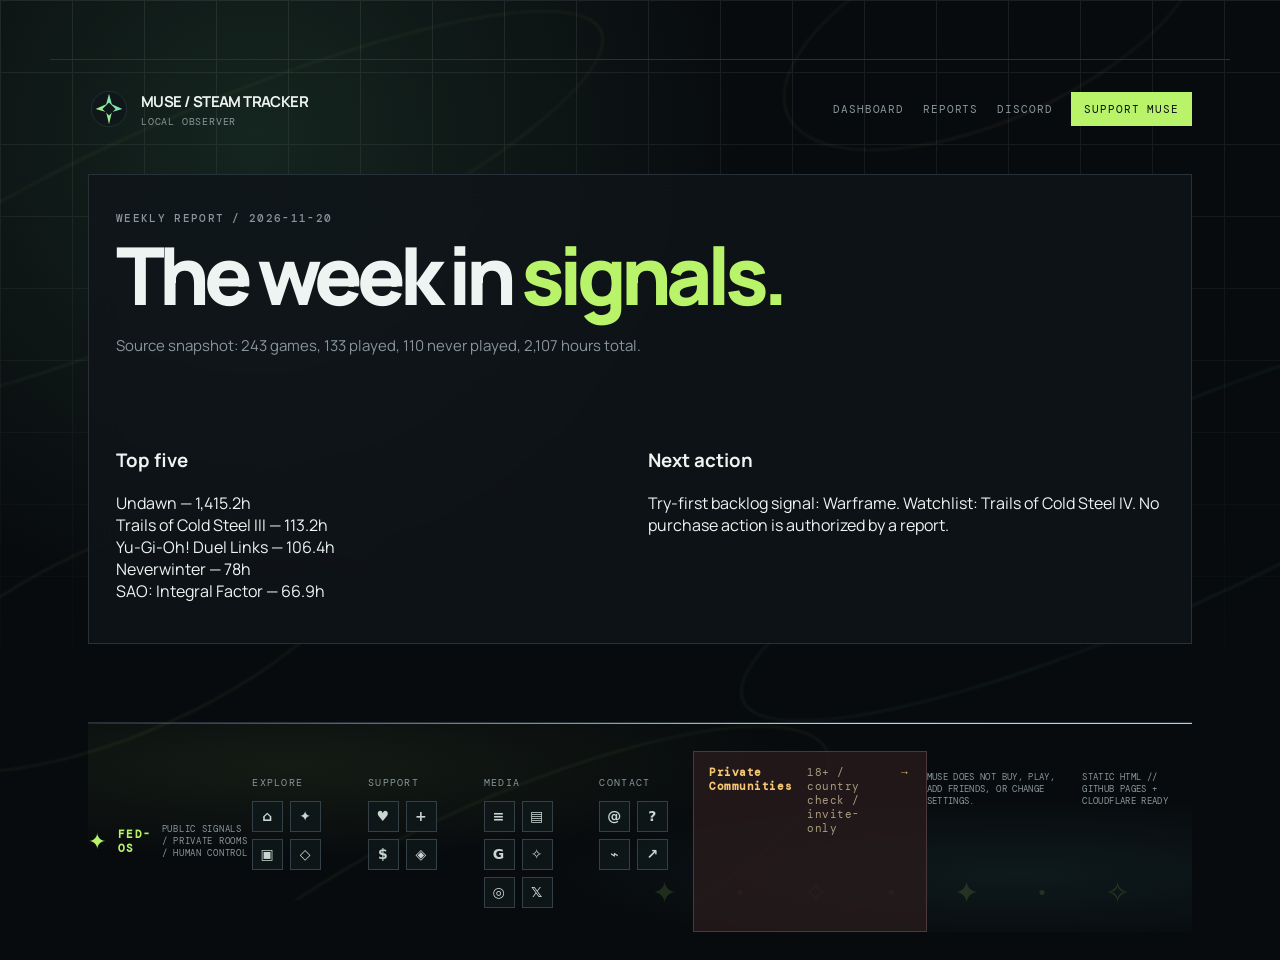
<file: weekly-report.html>
<!doctype html><html lang="en"><head><meta charset="utf-8"><meta name="viewport" content="width=device-width,initial-scale=1"><link rel="icon" href="favicon.svg"><title>Weekly Report | Muse</title><link rel="stylesheet" href="styles.css"></head><body><div class="ambient"><i></i><i></i><i></i><i></i><i></i></div><main class="shell"><div class="ticker"><div class="ticker-track">✦ MUSE SIGNALS &nbsp; / &nbsp; CAPS ARE SIGNALS &nbsp; / &nbsp; DISCOVERY WITHOUT THE NOISE &nbsp; / &nbsp; NO AUTO-BUYS &nbsp; / &nbsp; REPORT MODE &nbsp; / &nbsp; ✦ MUSE SIGNALS &nbsp; / &nbsp; CAPS ARE SIGNALS &nbsp; / &nbsp; DISCOVERY WITHOUT THE NOISE &nbsp; / &nbsp; NO AUTO-BUYS &nbsp; / &nbsp;</div></div><header><a class="brand" href="index.html"><img src="brand-mark.svg" alt="Muse symbol"><span><strong>MUSE / STEAM TRACKER</strong><small>LOCAL OBSERVER</small></span></a><nav class="nav"><a href="index.html">DASHBOARD</a><a href="reports.html">REPORTS</a><a href="discord.html">DISCORD</a><a class="nav-cta" href="payments.html">SUPPORT MUSE</a></nav></header><section class="panel"><p class="eyebrow">WEEKLY REPORT / 2026-11-20</p><h1>The week in <span>signals.</span></h1><p class="lede">Source snapshot: 243 games, 133 played, 110 never played, 2,107 hours total.</p><div class="lower"><div><h3>Top five</h3><p>Undawn — 1,415.2h<br>Trails of Cold Steel III — 113.2h<br>Yu-Gi-Oh! Duel Links — 106.4h<br>Neverwinter — 78h<br>SAO: Integral Factor — 66.9h</p></div><div><h3>Next action</h3><p>Try-first backlog signal: Warframe. Watchlist: Trails of Cold Steel IV. No purchase action is authorized by a report.</p></div></div></section><footer class="site-footer">
  <div class="footer-glow"></div>
  <div class="footer-topline"><span class="footer-mark">✦</span><strong>FED-OS</strong><span class="footer-pulse">PUBLIC SIGNALS / PRIVATE ROOMS / HUMAN CONTROL</span></div>
  <div class="footer-grid">
    <section><h3>Explore</h3><div class="footer-icons">
      <a href="https://www.fedpromptly.org" target="_blank" rel="noopener" aria-label="Explore the FED-OS ecosystem" title="Ecosystem">⌂</a>
      <a href="https://www.fedpromptly.com/aid" target="_blank" rel="noopener" aria-label="Join FED-OS membership" title="Membership">✦</a>
      <a href="https://www.jabburr.com/fed-os" target="_blank" rel="noopener" aria-label="Open FED-OS storefront" title="Store">▣</a>
      <a href="https://whop.com/fedpromptly/" target="_blank" rel="noopener" aria-label="Open Whop products" title="Whop">◇</a>
    </div></section>
    <section><h3>Support</h3><div class="footer-icons">
      <a href="https://www.patreon.com/c/FEDpromptly" target="_blank" rel="noopener" aria-label="Supporters on Patreon" title="Patreon">♥</a>
      <a href="https://buymeacoffee.com/fedpromptly" target="_blank" rel="noopener" aria-label="Tips and donations" title="Tips">+</a>
      <a href="payments.html" aria-label="Support Muse payment options" title="Payments">$</a>
      <a href="https://discord.gg/Jm4XStx4Pf" target="_blank" rel="noopener" aria-label="Developers Discord" title="Developers">◈</a>
    </div></section>
    <section><h3>Media</h3><div class="footer-icons">
      <a href="https://substack.com/@fedpromptly" target="_blank" rel="noopener" aria-label="Articles" title="Articles">≡</a>
      <a href="https://fedpromptly.wordpress.com/" target="_blank" rel="noopener" aria-label="Blog" title="Blog">▤</a>
      <a href="https://gitfed.substack.com/" target="_blank" rel="noopener" aria-label="GitFed Blog" title="GitFed Blog">G</a>
      <a href="https://www.deviantart.com/fedpromptly" target="_blank" rel="noopener" aria-label="Artwork" title="Artwork">✧</a>
      <a href="https://bsky.app/profile/fed-os.bsky.social" target="_blank" rel="noopener" aria-label="Bluesky" title="Bluesky">◎</a>
      <a href="https://x.com/Fedpromptly" target="_blank" rel="noopener" aria-label="Advertisement and X" title="X">𝕏</a>
    </div></section>
    <section><h3>Contact</h3><div class="footer-icons">
      <a href="mailto:contact@fedpromptly.com" aria-label="General contact" title="General">@</a>
      <a href="mailto:support@fedpromptly.com" aria-label="Support contact" title="Support">?</a>
      <a href="mailto:business@fedpromptly.com" aria-label="Business contact" title="Business">⌁</a>
      <a href="mailto:careers@fedpromptly.com" aria-label="Careers contact" title="Careers">↗</a>
    </div></section>
  </div>
  <div class="footer-private"><a href="private-communities.html">Private Communities <span>18+ / country check / invite-only</span> →</a></div>
  <div class="footer-bottom"><span>MUSE DOES NOT BUY, PLAY, ADD FRIENDS, OR CHANGE SETTINGS.</span><span>STATIC HTML // GITHUB PAGES + CLOUDFLARE READY</span></div>
</footer></main><script src="app.js"></script></body></html>
</file>
<file: styles.css>
@import url('https://fonts.googleapis.com/css2?family=DM+Mono:wght@400;500&family=Manrope:wght@400;600;700;800&display=swap');
:root{--bg:#080b0e;--panel:rgba(16,21,25,.8);--line:#283138;--text:#edf4f1;--muted:#89969a;--acid:#b9f36a;--cyan:#65e0d4;--amber:#f6c875}*{box-sizing:border-box}html{scroll-behavior:smooth}body{margin:0;background:var(--bg);color:var(--text);font-family:Manrope,system-ui;min-height:100vh;overflow-x:hidden}.shell{max-width:1180px;margin:auto;padding:25px 38px 28px;position:relative;z-index:2}.ambient{position:fixed;inset:0;overflow:hidden;pointer-events:none;background:radial-gradient(circle at 20% 15%,#15251f 0,#080b0e 38%),linear-gradient(135deg,#080b0e,#0b1013)}.ambient:after{content:"";position:absolute;inset:0;opacity:.08;background-image:linear-gradient(#fff 1px,transparent 1px),linear-gradient(90deg,#fff 1px,transparent 1px);background-size:72px 72px;mask-image:linear-gradient(to bottom,black,transparent 80%)}.ambient i{position:absolute;display:block;width:70vw;height:15vw;border:1px solid rgba(185,243,106,.13);border-radius:50%;filter:blur(1px);transform:rotate(-24deg);animation:drift 18s ease-in-out infinite alternate}.ambient i:nth-child(1){left:-20vw;top:13vh}.ambient i:nth-child(2){right:-25vw;top:47vh;border-color:rgba(101,224,212,.14);animation-delay:-4s}.ambient i:nth-child(3){left:12vw;bottom:-10vh;width:55vw;animation-delay:-9s}.ambient i:nth-child(4){right:5vw;top:-8vh;width:35vw;border-color:rgba(246,200,117,.12);animation-delay:-13s}.ambient i:nth-child(5){left:-10vw;top:60vh;width:40vw;animation-delay:-6s}@keyframes drift{to{transform:translate(7vw,2vh) rotate(-19deg) scale(1.06);opacity:.45}}.ticker{overflow:hidden;white-space:nowrap;border-bottom:1px solid var(--line);margin:0 -38px 28px;padding:10px 0;color:var(--acid);font:11px 'DM Mono';letter-spacing:.12em}.ticker-track{display:inline-block;padding-left:100%;animation:scroll 26s linear infinite}@keyframes scroll{to{transform:translateX(-100%)}}header{display:flex;justify-content:space-between;align-items:center;margin-bottom:44px}.brand{display:flex;align-items:center;gap:11px;color:var(--text);text-decoration:none}.brand img{width:42px;height:42px}.brand strong{font-size:15px;letter-spacing:-.04em}.brand small{display:block;color:var(--muted);font:10px 'DM Mono';letter-spacing:.08em;margin-top:3px}.nav{display:flex;gap:19px;align-items:center}.nav a{color:var(--muted);font:11px 'DM Mono';text-decoration:none;letter-spacing:.08em}.nav a:hover{color:var(--acid)}.nav .nav-cta{color:#0b1113;background:var(--acid);padding:10px 13px}.eyebrow,.status,small,.panel-head span,footer{font:500 11px 'DM Mono',monospace;letter-spacing:.12em;color:var(--muted)}h1{font-size:clamp(42px,7vw,80px);letter-spacing:-.075em;line-height:.9;margin:14px 0 22px;font-weight:800}h1 span{color:var(--acid)}.lede{color:var(--muted);max-width:530px;font-size:15px;line-height:1.7}.hero-grid{display:grid;grid-template-columns:1.25fr 1fr;gap:16px}.hero-card,.stat-grid article,.panel,.promo-card{background:var(--panel);border:1px solid var(--line);backdrop-filter:blur(16px)}.hero-card{padding:28px 30px;min-height:242px}.hero-top,.panel-head{display:flex;justify-content:space-between;align-items:center;font:500 11px 'DM Mono';letter-spacing:.12em;color:var(--muted)}.live-dot{color:var(--cyan)}.big-number{font-size:90px;letter-spacing:-.1em;font-weight:800;margin:27px 0 10px}.big-number em{font-size:24px;letter-spacing:0;color:var(--acid);font-style:normal;margin-left:9px}.meter{height:3px;background:#273039;margin:12px 0 13px}.meter span{height:100%;display:block;background:linear-gradient(90deg,var(--acid),var(--cyan))}.hero-card p{color:var(--muted);font-size:13px}.hero-card p strong{color:var(--text)}.stat-grid{display:grid;grid-template-columns:1fr 1fr;gap:16px}.stat-grid article{padding:21px;display:flex;flex-direction:column;justify-content:space-between}.stat-grid b{font-size:26px;letter-spacing:-.06em}.stat-grid span{font-size:11px;color:var(--muted)}.amber{color:var(--amber);font-size:18px!important}.section-head{display:flex;justify-content:space-between;align-items:end;margin:72px 0 25px}.section-head h2{font-size:28px;margin:9px 0 0;letter-spacing:-.06em}.muted{font-size:12px;color:var(--muted)}.bars{border-top:1px solid var(--line);padding-top:17px}.bar-row{display:grid;grid-template-columns:250px 1fr;gap:24px;align-items:center;margin:17px 0}.bar-row label{font-size:13px;color:#c4cfcc}.bar-row label small{float:right;letter-spacing:0}.bar-row>div{height:6px;background:#20282d}.bar-row i{display:block;height:100%;background:linear-gradient(90deg,var(--cyan),var(--acid));position:relative}.bar-row i:after{content:"";position:absolute;right:0;top:-3px;width:12px;height:12px;border:2px solid var(--acid);background:var(--bg);border-radius:50%}.lower{display:grid;grid-template-columns:1fr 1fr;gap:16px;margin-top:70px}.panel{padding:25px 27px}.panel-head h3{font-size:18px;margin:0;letter-spacing:-.04em}.panel ul{padding:0;margin:25px 0 0;list-style:none}.panel li{display:grid;grid-template-columns:1fr 55px;gap:10px;margin:19px 0;font-size:13px}.panel li span{text-align:right;color:var(--muted);font:11px 'DM Mono'}.panel li i{grid-column:1/3;height:3px;background:#242d31}.panel li em{display:block;height:100%;background:var(--acid)}.pick{padding:16px 0;border-bottom:1px solid var(--line);display:grid;grid-template-columns:1fr auto;gap:6px}.pick:last-child{border:0}.pick b{font-size:14px}.pick span{font-size:11px;color:var(--muted)}.pick em{grid-column:2;grid-row:1/3;align-self:center;color:var(--acid);font:10px 'DM Mono';font-style:normal}.pick em.soft{color:var(--amber)}.promo-grid{display:grid;grid-template-columns:1.25fr 1fr;gap:16px;margin-top:16px}.promo-card{overflow:hidden;position:relative}.promo-card img{display:block;width:100%;height:auto;transition:transform .6s cubic-bezier(.2,.8,.2,1),filter .6s}.promo-card:hover img{transform:scale(1.035);filter:saturate(1.15)}.promo-card .caption{position:absolute;left:18px;bottom:15px;font:11px 'DM Mono';color:var(--acid);background:#081012cc;padding:8px 10px}.button{display:inline-flex;align-items:center;justify-content:center;gap:8px;padding:12px 16px;background:var(--acid);color:#0b1113;text-decoration:none;font:700 11px 'DM Mono';letter-spacing:.06em;border:0;cursor:pointer;transition:transform .2s,box-shadow .2s}.button:hover{transform:translateY(-3px);box-shadow:0 12px 25px #b9f36a2b}.button.ghost{background:transparent;color:var(--acid);border:1px solid var(--acid)}footer{border-top:1px solid var(--line);margin-top:70px;padding-top:18px;display:flex;justify-content:space-between;font-size:9px}@media(max-width:760px){.shell{padding:20px 18px}.ticker{margin-left:-18px;margin-right:-18px}header{display:block;margin-bottom:35px}.nav{margin-top:22px;flex-wrap:wrap;gap:13px}.hero-grid,.lower,.promo-grid{grid-template-columns:1fr}.big-number{font-size:68px}.bar-row{grid-template-columns:1fr;gap:8px}.bar-row label small{float:right}.section-head{margin-top:52px}footer{display:block;line-height:2.1}.ambient i{width:110vw}}

.site-footer{position:relative;overflow:hidden;margin-top:78px;padding:28px 0 0;border-top:1px solid var(--line);isolation:isolate}.site-footer:before{content:"";position:absolute;left:-10%;right:-10%;top:-1px;height:2px;background:linear-gradient(90deg,transparent,var(--acid),var(--cyan),transparent);background-size:200% 100%;animation:footer-scan 5s linear infinite;z-index:1}.footer-glow{position:absolute;inset:0;z-index:-1;background:radial-gradient(ellipse at 18% 20%,#b9f36a12,transparent 42%),radial-gradient(ellipse at 84% 72%,#65e0d412,transparent 38%);pointer-events:none}.footer-glow:after{content:"✦   ·   ✧   ·   ✦   ·   ✧";position:absolute;right:4%;bottom:20px;color:#b9f36a22;font-size:30px;letter-spacing:18px;animation:footer-float 9s ease-in-out infinite alternate}.footer-topline{display:flex;align-items:center;gap:10px;font:11px 'DM Mono';letter-spacing:.14em;color:var(--acid)}.footer-mark{font-size:22px;animation:footer-spin 8s linear infinite}.footer-pulse{color:var(--muted);font-size:9px;margin-left:auto;letter-spacing:.08em}.footer-grid{display:grid;grid-template-columns:repeat(4,1fr);gap:22px;margin:25px 0 24px}.footer-grid section{min-width:0}.footer-grid h3{margin:0 0 12px;color:var(--muted);font:10px 'DM Mono';letter-spacing:.13em;text-transform:uppercase}.footer-icons{display:flex;flex-wrap:wrap;gap:7px}.footer-icons a{display:inline-grid;place-items:center;width:31px;height:31px;border:1px solid #334047;background:#10181bcc;color:#c9d5d0;text-decoration:none;font:700 14px system-ui;transition:transform .18s,background .18s,border-color .18s,color .18s}.footer-icons a:hover{transform:translateY(-4px) rotate(-3deg);background:#b9f36a;color:#0b1113;border-color:#b9f36a;box-shadow:0 8px 18px #b9f36a25}.footer-private{padding:13px 15px;border:1px solid #4b393a;background:#281b1dcc}.footer-private a{display:flex;justify-content:space-between;gap:15px;color:#f6c875;text-decoration:none;font:700 11px 'DM Mono';letter-spacing:.05em}.footer-private span{color:#a99c80;font-weight:400}.footer-bottom{display:flex;justify-content:space-between;gap:20px;margin-top:20px;padding:0 0 18px;color:var(--muted);font:9px 'DM Mono';letter-spacing:.04em}@keyframes footer-scan{to{background-position:-200% 0}}@keyframes footer-spin{to{transform:rotate(360deg)}}@keyframes footer-float{to{transform:translate(-20px,-8px);opacity:.65}}@media(max-width:760px){.footer-grid{grid-template-columns:1fr 1fr;gap:20px}.footer-pulse{display:none}.footer-bottom{display:block;line-height:2}.footer-private a{display:block;line-height:1.8}.footer-private span{display:block}}
</file>
